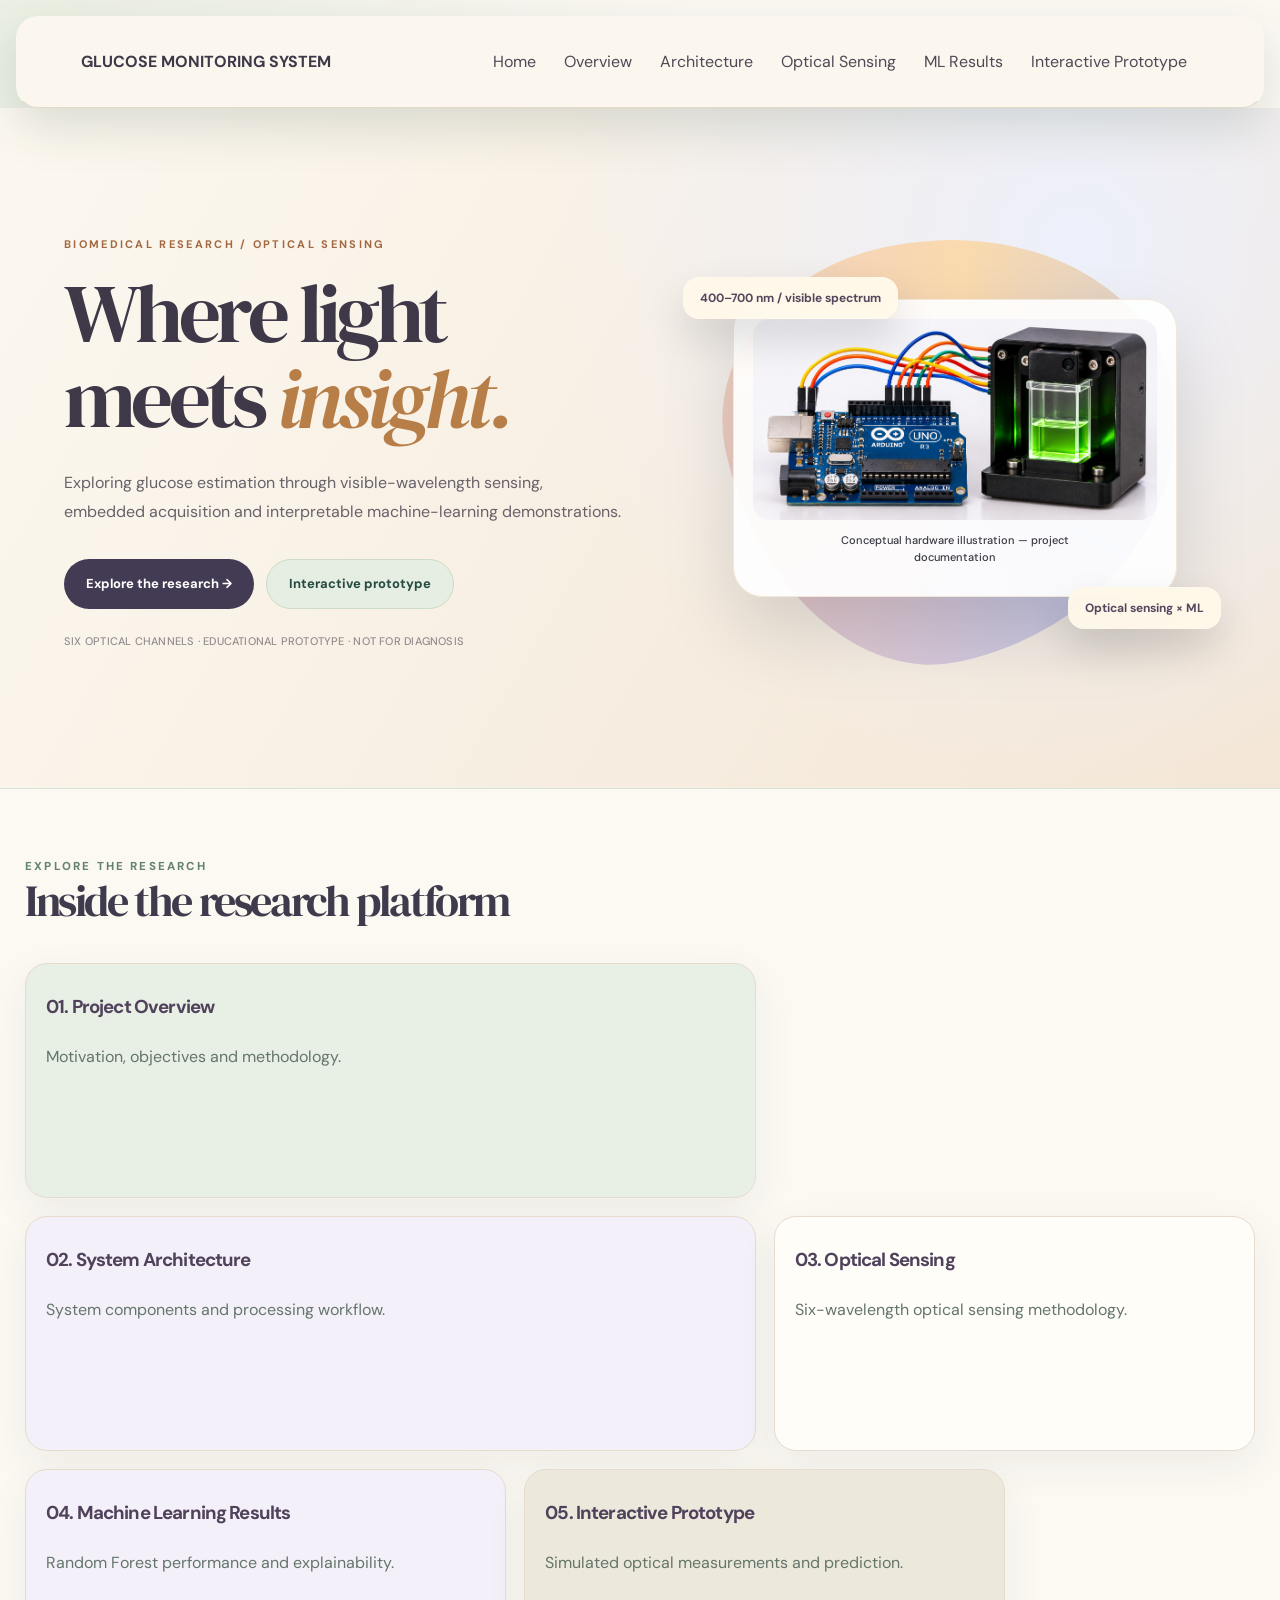
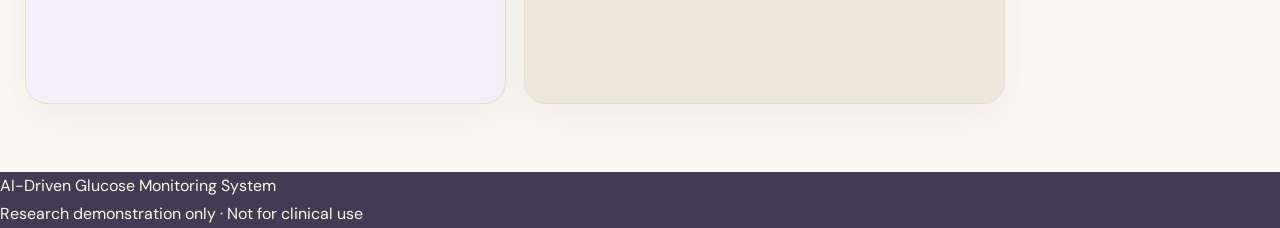
<file: index.html>
<!DOCTYPE html>
<html lang="en">
<head>
<meta charset="UTF-8">
<meta name="viewport" content="width=device-width, initial-scale=1">
<meta name="description" content="AI-Driven Glucose Monitoring System">
<title>AI-Driven Glucose Monitoring System</title>
<link rel="stylesheet" href="style.css">


<link rel="stylesheet" href="biophilic-premium.css?v=20261121-final">
<link rel="stylesheet" href="nature-redesign.css?v=5">
</head>
<body class="bio3-glucose">

<header class="site-nav">
<strong>GLUCOSE MONITORING SYSTEM</strong>
<nav class="site-links" aria-label="Main navigation">
<a href="index.html">Home</a>
<a href="overview.html">Overview</a>
<a href="architecture.html">Architecture</a>
<a href="sensing.html">Optical Sensing</a>
<a href="results.html">ML Results</a>
<a href="prototype.html">Interactive Prototype</a>
</nav>
</header>

<main>
<!-- NATURE-V5 START -->
<div class="nature-stage glucose-stage">
  <div class="copy">
    <div class="micro">
      Biomedical research / Optical sensing
    </div>

    <h1>
      Where light<br>
      meets <em>insight.</em>
    </h1>

    <p>
      Exploring glucose estimation through visible-wavelength
      sensing, embedded acquisition and interpretable
      machine-learning demonstrations.
    </p>

    <div class="actions">
      <a class="action" href="overview.html">
        Explore the research &rarr;
      </a>

      <a class="action secondary" href="prototype.html">
        Interactive prototype
      </a>
    </div>

    <p class="small-note">
      SIX OPTICAL CHANNELS · EDUCATIONAL PROTOTYPE · NOT FOR DIAGNOSIS
    </p>
  </div>

  <div class="scene">
    <div class="scene-card">
      <img
        src="media/glucose-hardware-cover.png"
        alt="Conceptual optical glucose monitoring hardware, not a clinical device">

      <div class="visual-note">
        Conceptual hardware illustration — project documentation
      </div>
    </div>

    <span class="float-label top-label">
      400–700 nm / visible spectrum
    </span>

    <span class="float-label bottom-label">
      Optical sensing × ML
    </span>
  </div>
</div>
<!-- NATURE-V5 END -->
<section class="hero">
<div>
<div class="kicker">Biomedical Engineering Research Project</div>
<h1>Optical intelligence.<br>Glucose insights.</h1>
<p>
An optical sensing and machine-learning research platform
for glucose concentration estimation using six visible-wavelength
channels, Arduino-based data acquisition and intelligent prediction.
</p>
<a class="primary-button" href="overview.html">
Explore the Project &rarr;
</a>
</div>

<figure>
<img class="cover"
src="media/glucose-hardware-cover.png"
alt="Conceptual illustration of Arduino UNO and optical glucose sensor">
<figcaption class="cover-note">
Conceptual hardware visualization
</figcaption>
</figure>
</section>

<section class="sections">
<div class="sections-inner">
<div class="kicker">Explore the Research</div>
<h2>Inside the research platform</h2>
<div class="cards">

<a class="card" href="overview.html">
<h3>01. Project Overview</h3>
<p>Motivation, objectives and methodology.</p>
</a>

<a class="card" href="architecture.html">
<h3>02. System Architecture</h3>
<p>System components and processing workflow.</p>
</a>

<a class="card" href="sensing.html">
<h3>03. Optical Sensing</h3>
<p>Six-wavelength optical sensing methodology.</p>
</a>

<a class="card" href="results.html">
<h3>04. Machine Learning Results</h3>
<p>Random Forest performance and explainability.</p>
</a>

<a class="card" href="prototype.html">
<h3>05. Interactive Prototype</h3>
<p>Simulated optical measurements and prediction.</p>
</a>

</div>
</div>
</section>
</main>

<footer>
AI-Driven Glucose Monitoring System<br>
Research demonstration only · Not for clinical use
</footer>

<script src="biophilic-premium.js" defer></script>
</body>
</html>
</file>
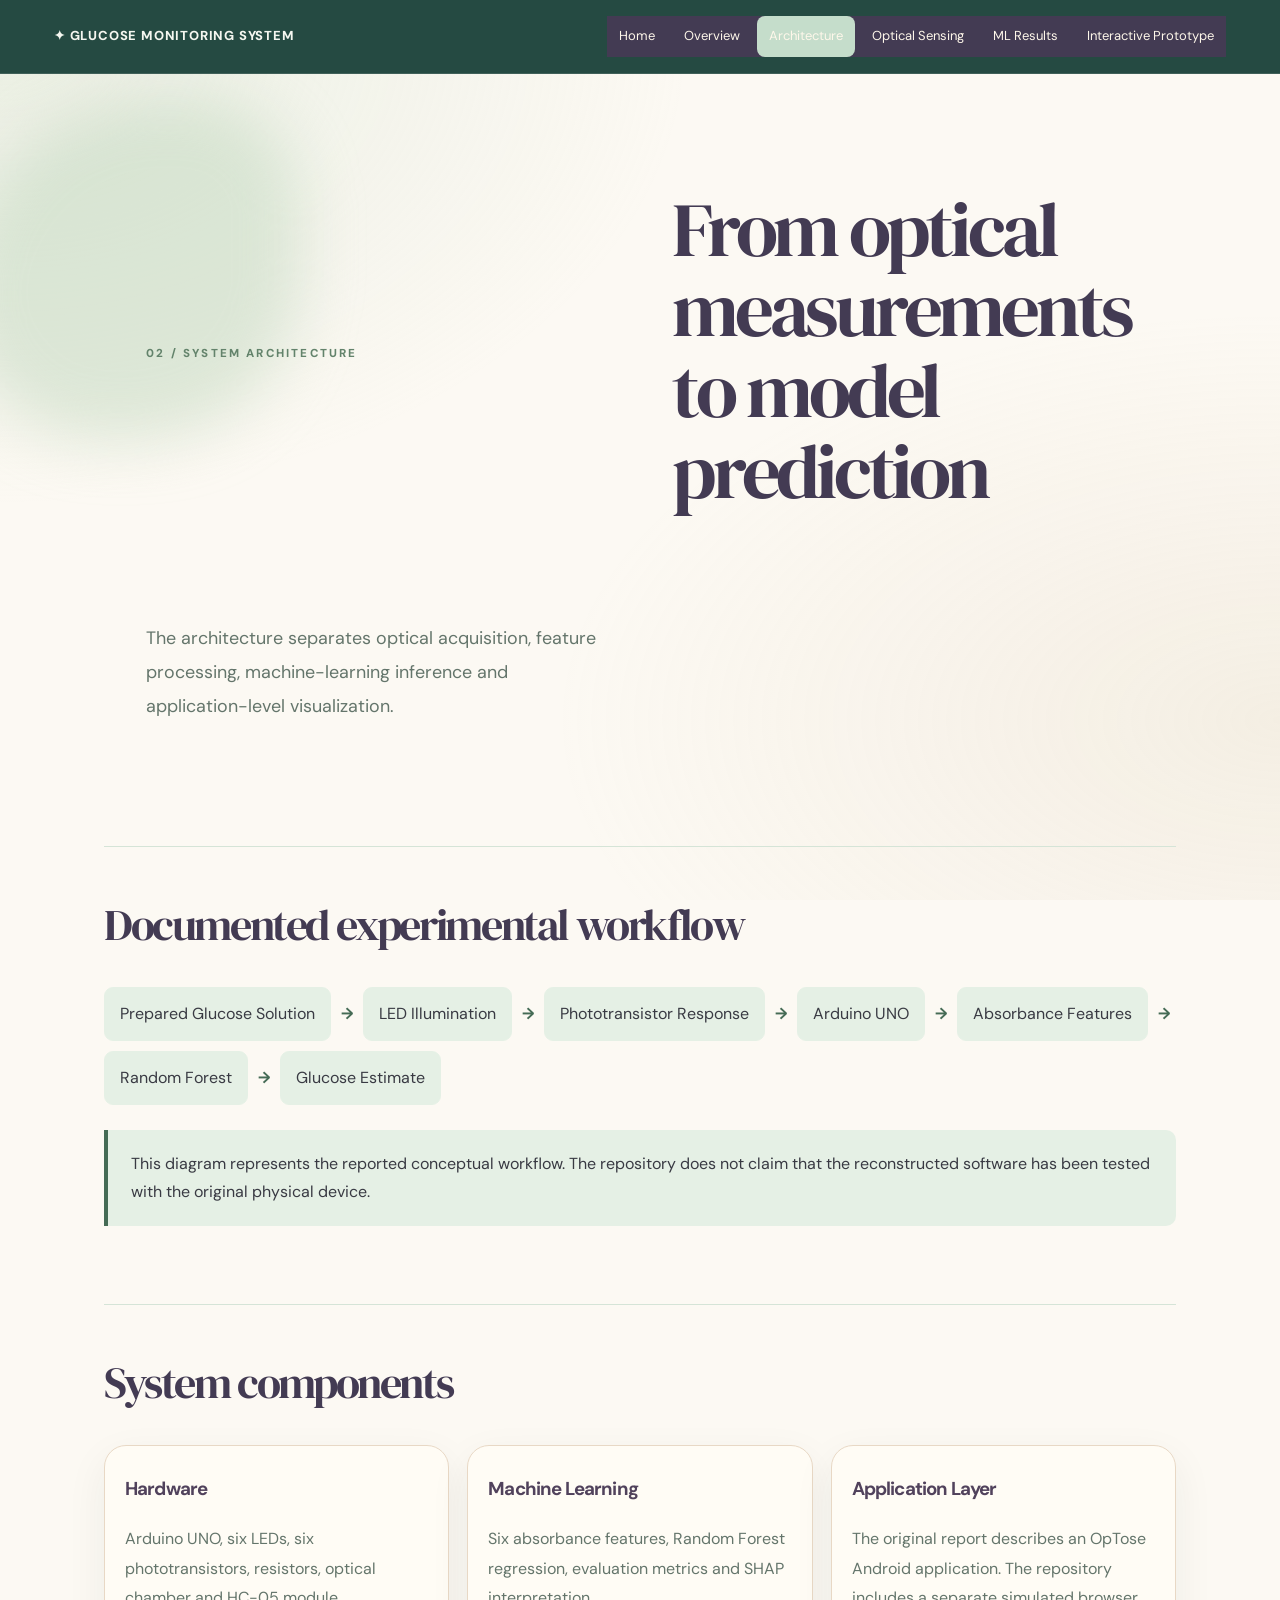
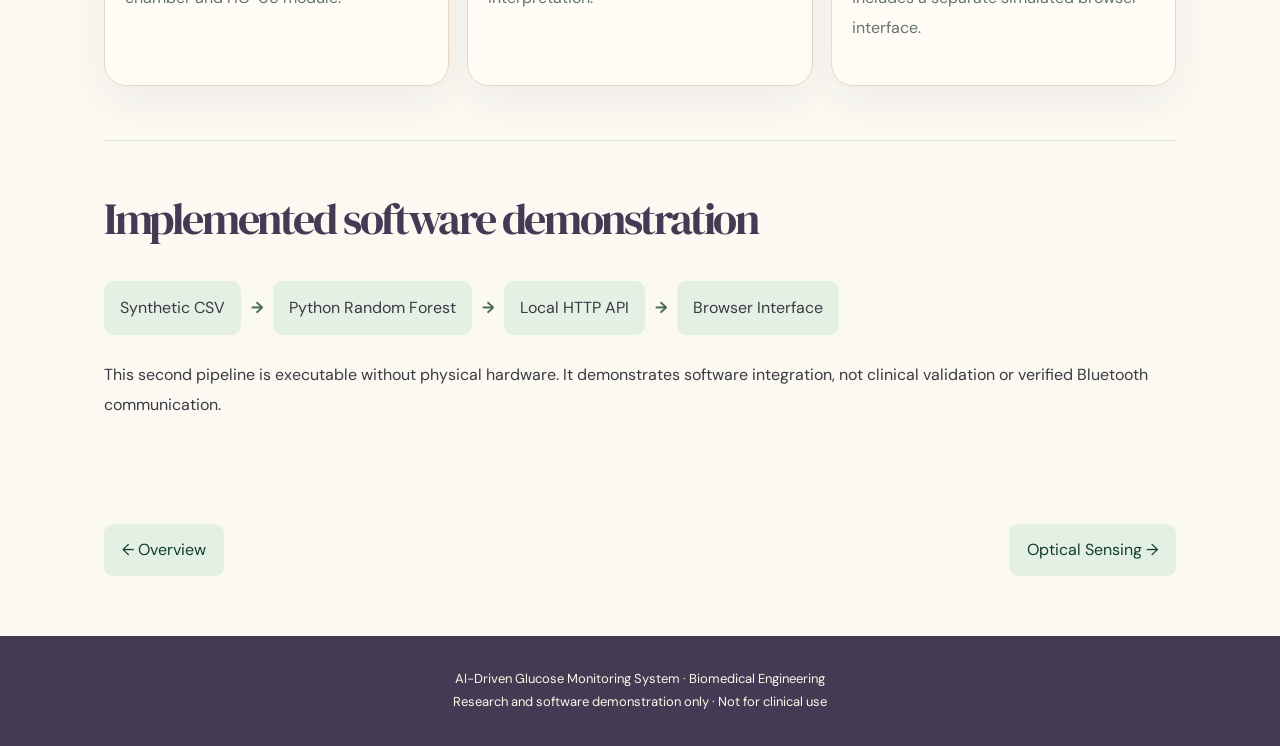
<file: architecture.html>
<!DOCTYPE html>
<html lang="en">
<head>
<meta charset="UTF-8">
<meta name="viewport" content="width=device-width, initial-scale=1">
<meta name="description" content="Optical glucose monitoring research prototype and machine-learning demonstration.">
<title>System Architecture | Glucose Monitoring System</title>
<link rel="stylesheet" href="style.css">
<link rel="stylesheet" href="biophilic-premium.css?v=3">
<link rel="stylesheet" href="nature-redesign.css?v=5">
</head>
<body class="bio3-glucose">
<header class="final-header">
<div class="final-header-inner">
<a class="final-brand" href="index.html">
✦ GLUCOSE MONITORING SYSTEM
</a>
<nav class="final-nav" aria-label="Main navigation">
<a href="index.html">Home</a>
<a href="overview.html">Overview</a>
<a href="architecture.html" class="active" aria-current="page">Architecture</a>
<a href="sensing.html">Optical Sensing</a>
<a href="results.html">ML Results</a>
<a href="prototype.html">Interactive Prototype</a>
</nav>
</div>
</header>



<main class="container">
<div class="hero">
<div class="eyebrow">02 / System Architecture</div>
<h1>From optical measurements to model prediction</h1>
<p class="lead">
The architecture separates optical acquisition,
feature processing, machine-learning inference
and application-level visualization.
</p>
</div>

<section>
<h2>Documented experimental workflow</h2>

<div class="flow">
<span>Prepared Glucose Solution</span>
<b>&rarr;</b>
<span>LED Illumination</span>
<b>&rarr;</b>
<span>Phototransistor Response</span>
<b>&rarr;</b>
<span>Arduino UNO</span>
<b>&rarr;</b>
<span>Absorbance Features</span>
<b>&rarr;</b>
<span>Random Forest</span>
<b>&rarr;</b>
<span>Glucose Estimate</span>
</div>

<div class="note">
This diagram represents the reported conceptual workflow.
The repository does not claim that the reconstructed
software has been tested with the original physical device.
</div>
</section>

<section>
<h2>System components</h2>

<div class="grid">
<div class="card">
<h3>Hardware</h3>
<p>
Arduino UNO, six LEDs, six phototransistors,
resistors, optical chamber and HC-05 module.
</p>
</div>

<div class="card">
<h3>Machine Learning</h3>
<p>
Six absorbance features, Random Forest regression,
evaluation metrics and SHAP interpretation.
</p>
</div>

<div class="card">
<h3>Application Layer</h3>
<p>
The original report describes an OpTose Android application.
The repository includes a separate simulated browser interface.
</p>
</div>
</div>
</section>

<section>
<h2>Implemented software demonstration</h2>

<div class="flow">
<span>Synthetic CSV</span>
<b>&rarr;</b>
<span>Python Random Forest</span>
<b>&rarr;</b>
<span>Local HTTP API</span>
<b>&rarr;</b>
<span>Browser Interface</span>
</div>

<p>
This second pipeline is executable without physical hardware.
It demonstrates software integration, not clinical validation
or verified Bluetooth communication.
</p>
</section>

<div class="page-nav">
<a href="index.html">&larr; Overview</a>
<a href="sensing.html">Optical Sensing &rarr;</a>
</div>
</main>

<footer class="site-footer">
<div class="container">
AI-Driven Glucose Monitoring System · Biomedical Engineering<br>
Research and software demonstration only · Not for clinical use
</div>
</footer>

<script src="biophilic-premium.js?v=3" defer></script>
</body>
</html>
</file>
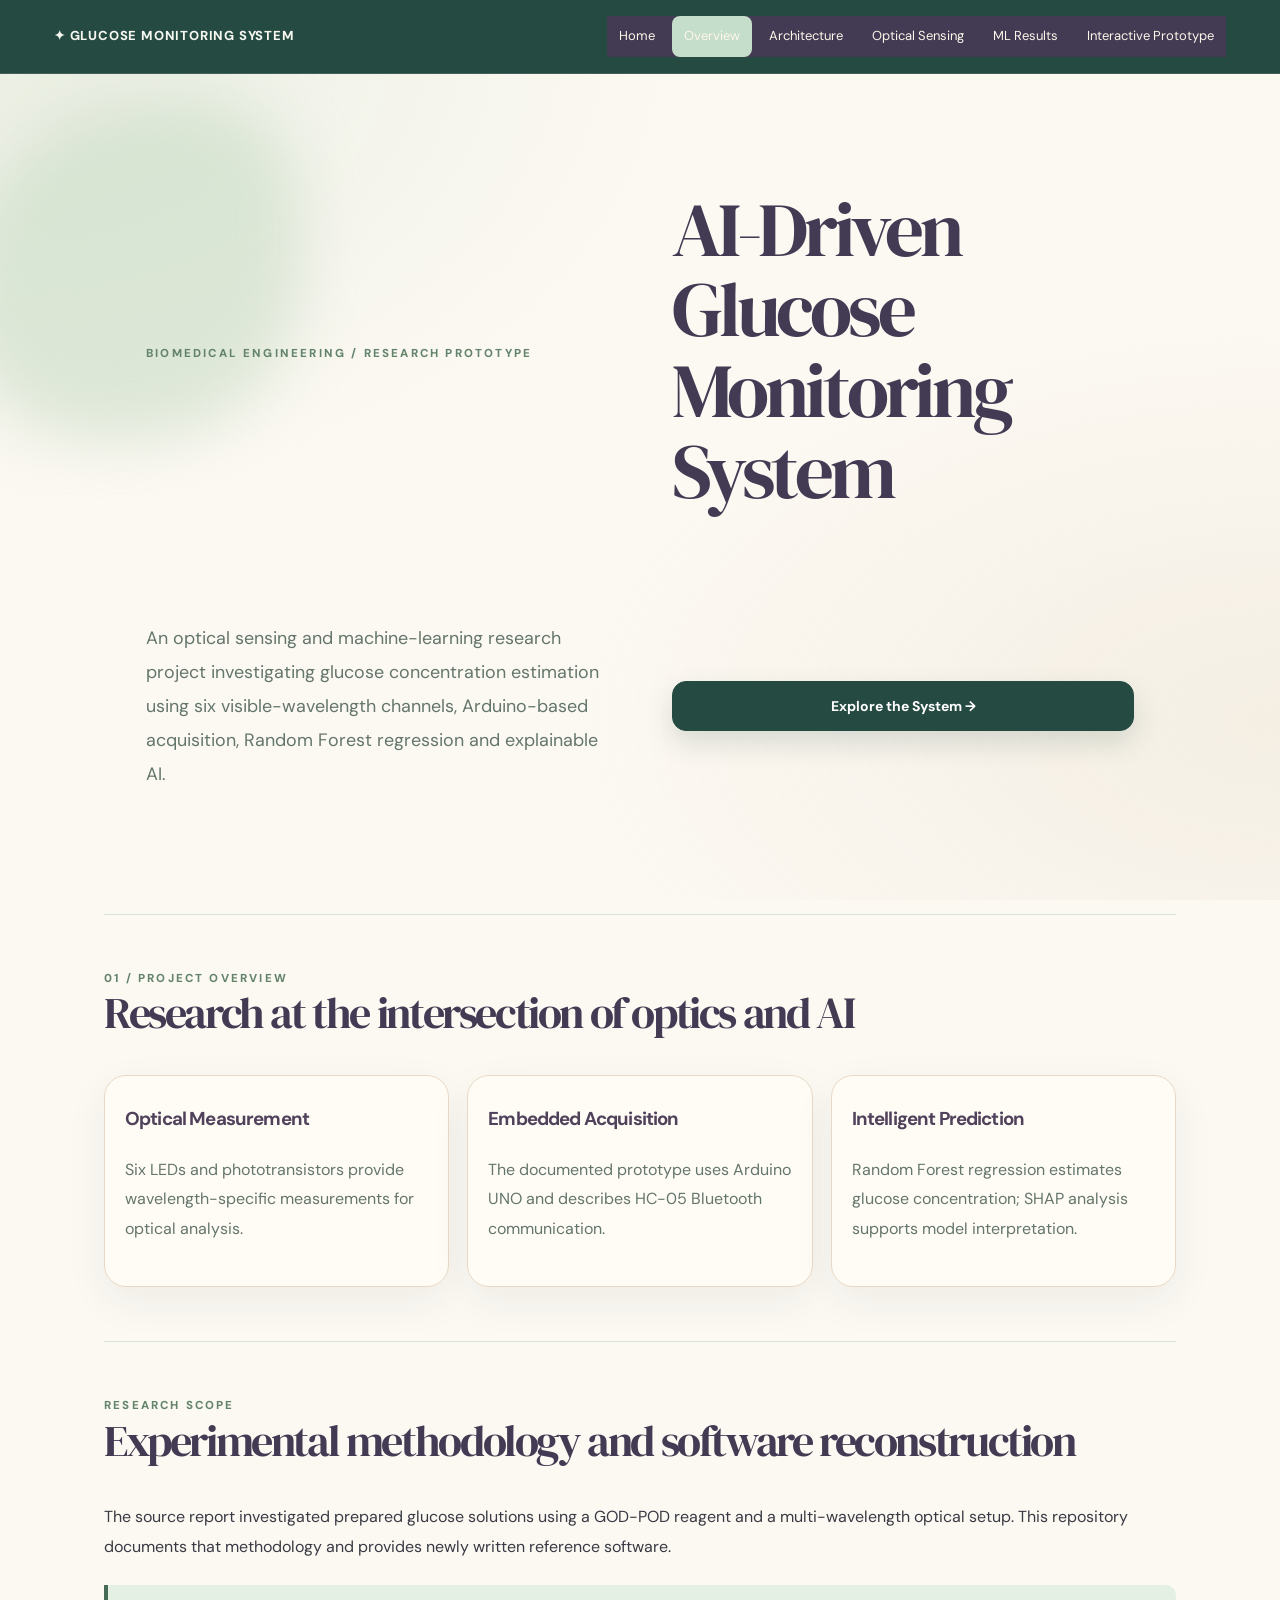
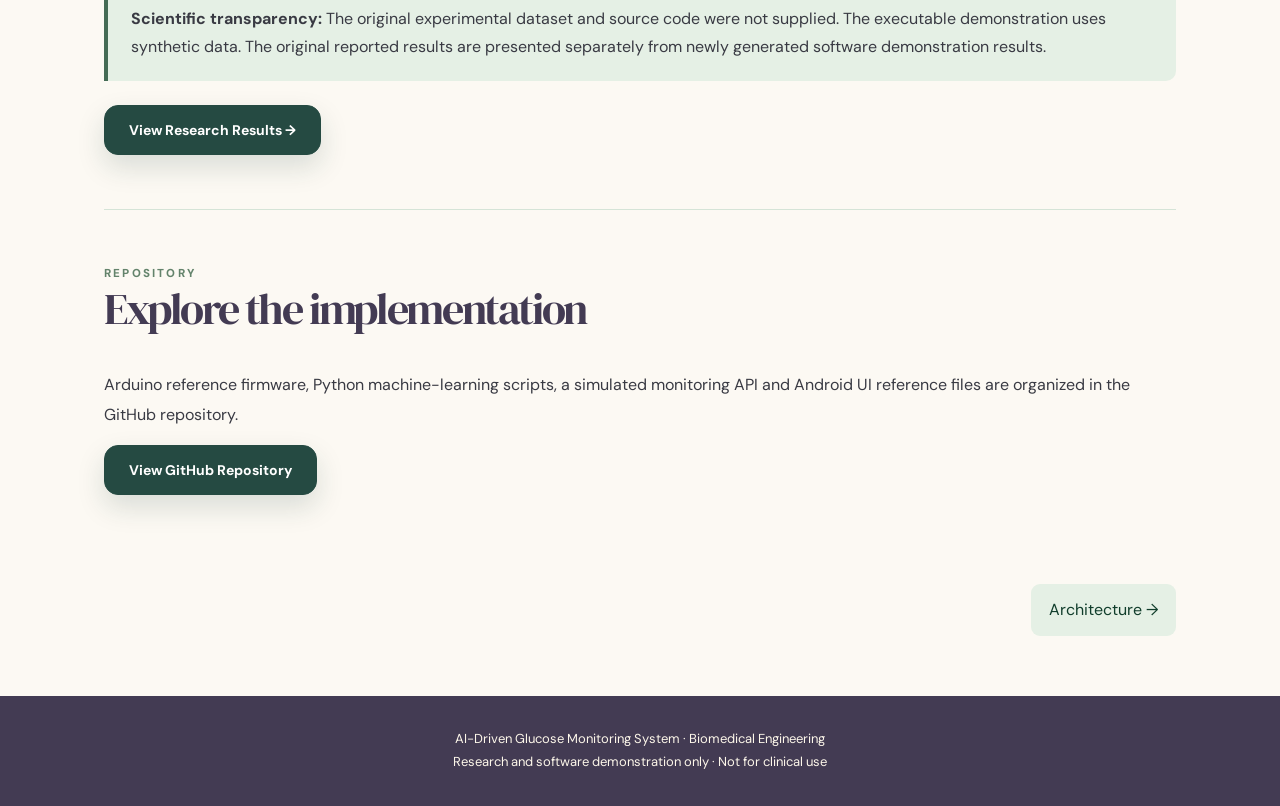
<file: overview.html>
<!DOCTYPE html>
<html lang="en">
<head>
<meta charset="UTF-8">
<meta name="viewport" content="width=device-width, initial-scale=1">
<meta name="description" content="Optical glucose monitoring research prototype and machine-learning demonstration.">
<title>Overview | Glucose Monitoring System</title>
<link rel="stylesheet" href="style.css">
<link rel="stylesheet" href="biophilic-premium.css?v=3">
<link rel="stylesheet" href="nature-redesign.css?v=5">
</head>
<body class="bio3-glucose">
<header class="final-header">
<div class="final-header-inner">
<a class="final-brand" href="index.html">
✦ GLUCOSE MONITORING SYSTEM
</a>
<nav class="final-nav" aria-label="Main navigation">
<a href="index.html">Home</a>
<a href="overview.html" class="active" aria-current="page">Overview</a>
<a href="architecture.html">Architecture</a>
<a href="sensing.html">Optical Sensing</a>
<a href="results.html">ML Results</a>
<a href="prototype.html">Interactive Prototype</a>
</nav>
</div>
</header>



<main class="container">
<div class="hero">
<div class="eyebrow">Biomedical Engineering / Research Prototype</div>
<h1>AI-Driven Glucose Monitoring System</h1>
<p class="lead">
An optical sensing and machine-learning research project
investigating glucose concentration estimation using
six visible-wavelength channels, Arduino-based acquisition,
Random Forest regression and explainable AI.
</p>
<a class="btn" href="architecture.html">Explore the System &rarr;</a>
</div>

<section>
<div class="eyebrow">01 / Project Overview</div>
<h2>Research at the intersection of optics and AI</h2>

<div class="grid">
<div class="card">
<h3>Optical Measurement</h3>
<p>
Six LEDs and phototransistors provide wavelength-specific
measurements for optical analysis.
</p>
</div>

<div class="card">
<h3>Embedded Acquisition</h3>
<p>
The documented prototype uses Arduino UNO and describes
HC-05 Bluetooth communication.
</p>
</div>

<div class="card">
<h3>Intelligent Prediction</h3>
<p>
Random Forest regression estimates glucose concentration;
SHAP analysis supports model interpretation.
</p>
</div>
</div>
</section>

<section>
<div class="eyebrow">Research Scope</div>
<h2>Experimental methodology and software reconstruction</h2>
<p>
The source report investigated prepared glucose solutions
using a GOD-POD reagent and a multi-wavelength optical setup.
This repository documents that methodology and provides
newly written reference software.
</p>

<div class="note">
<strong>Scientific transparency:</strong>
The original experimental dataset and source code were not
supplied. The executable demonstration uses synthetic data.
The original reported results are presented separately from
newly generated software demonstration results.
</div>

<a class="btn" href="results.html">View Research Results &rarr;</a>
</section>

<section>
<div class="eyebrow">Repository</div>
<h2>Explore the implementation</h2>
<p>
Arduino reference firmware, Python machine-learning scripts,
a simulated monitoring API and Android UI reference files
are organized in the GitHub repository.
</p>
<a class="btn"
href="https://github.com/Sejuti-Dhali/Glucose-Monitoring-System">
View GitHub Repository
</a>
</section>

<div class="page-nav">
<span></span>
<a href="architecture.html">Architecture &rarr;</a>
</div>
</main>

<footer class="site-footer">
<div class="container">
AI-Driven Glucose Monitoring System · Biomedical Engineering<br>
Research and software demonstration only · Not for clinical use
</div>
</footer>

<script src="biophilic-premium.js?v=3" defer></script>
</body>
</html>
</file>
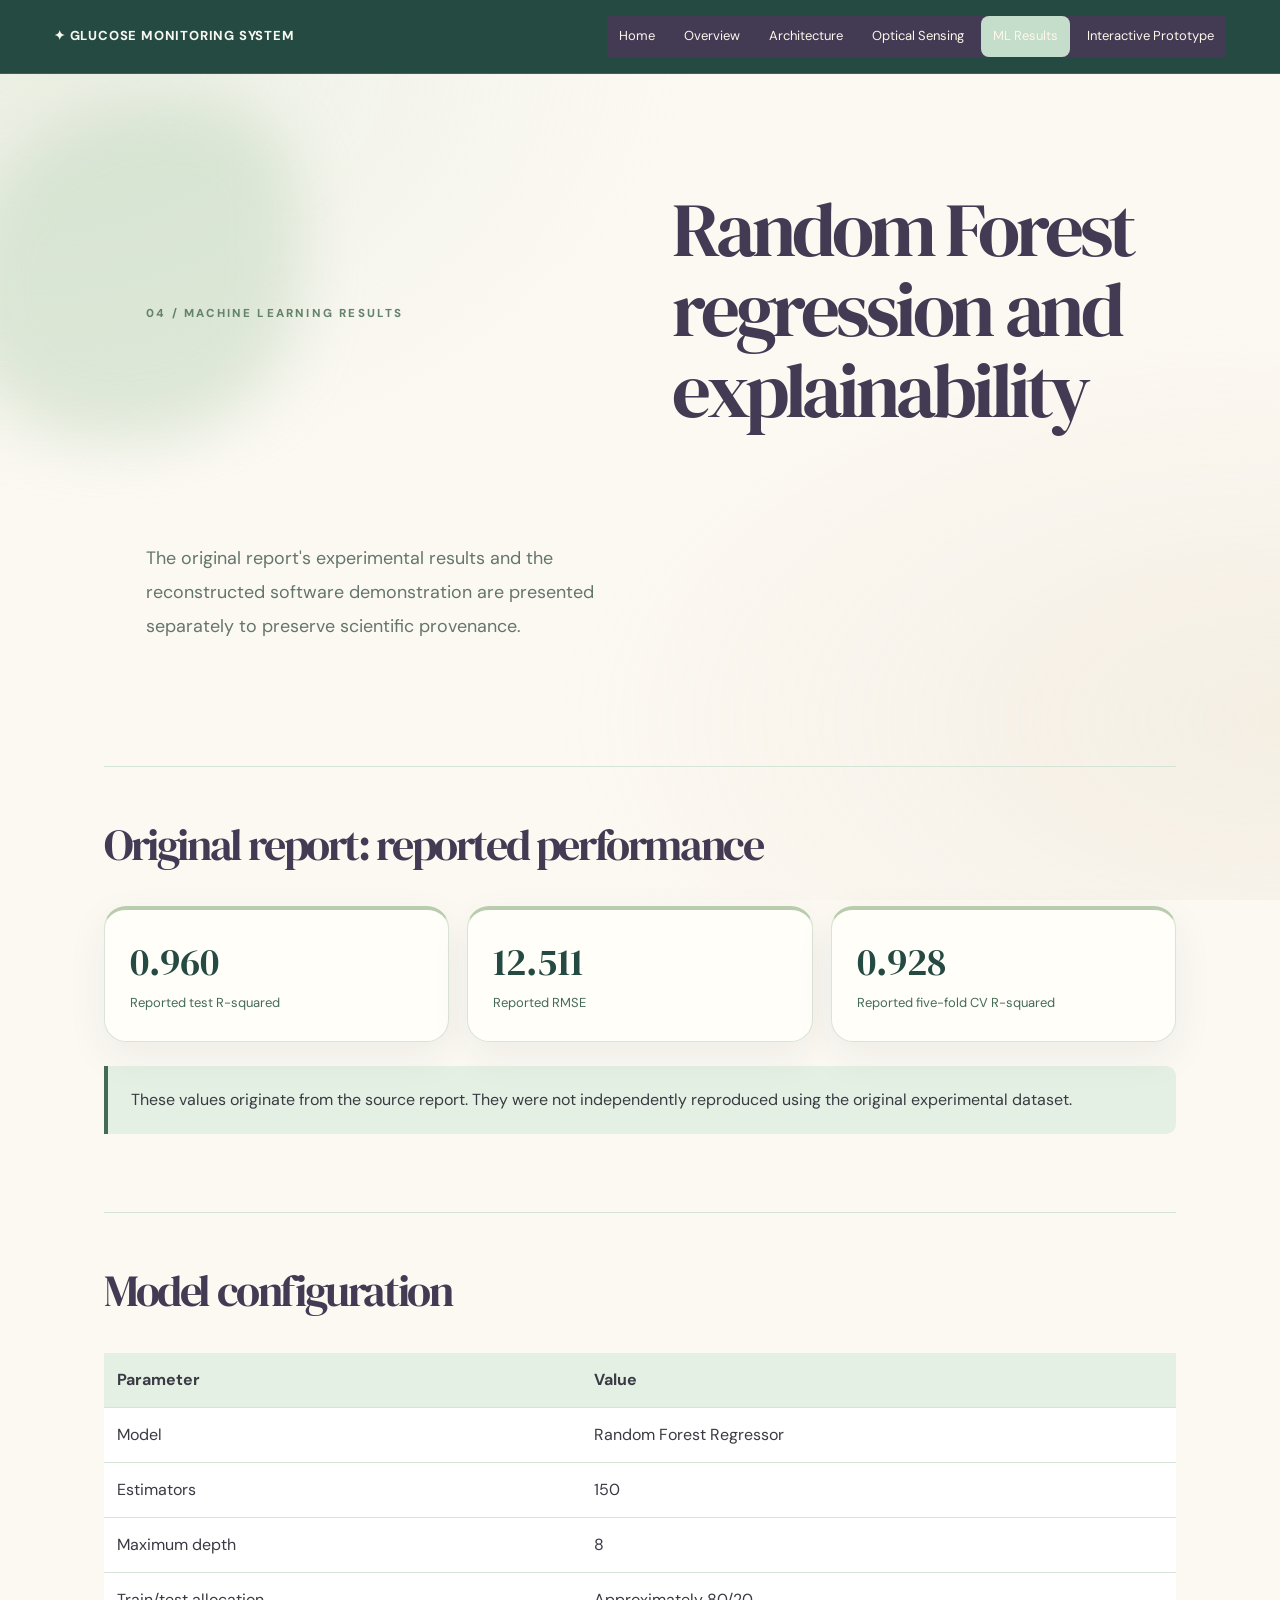
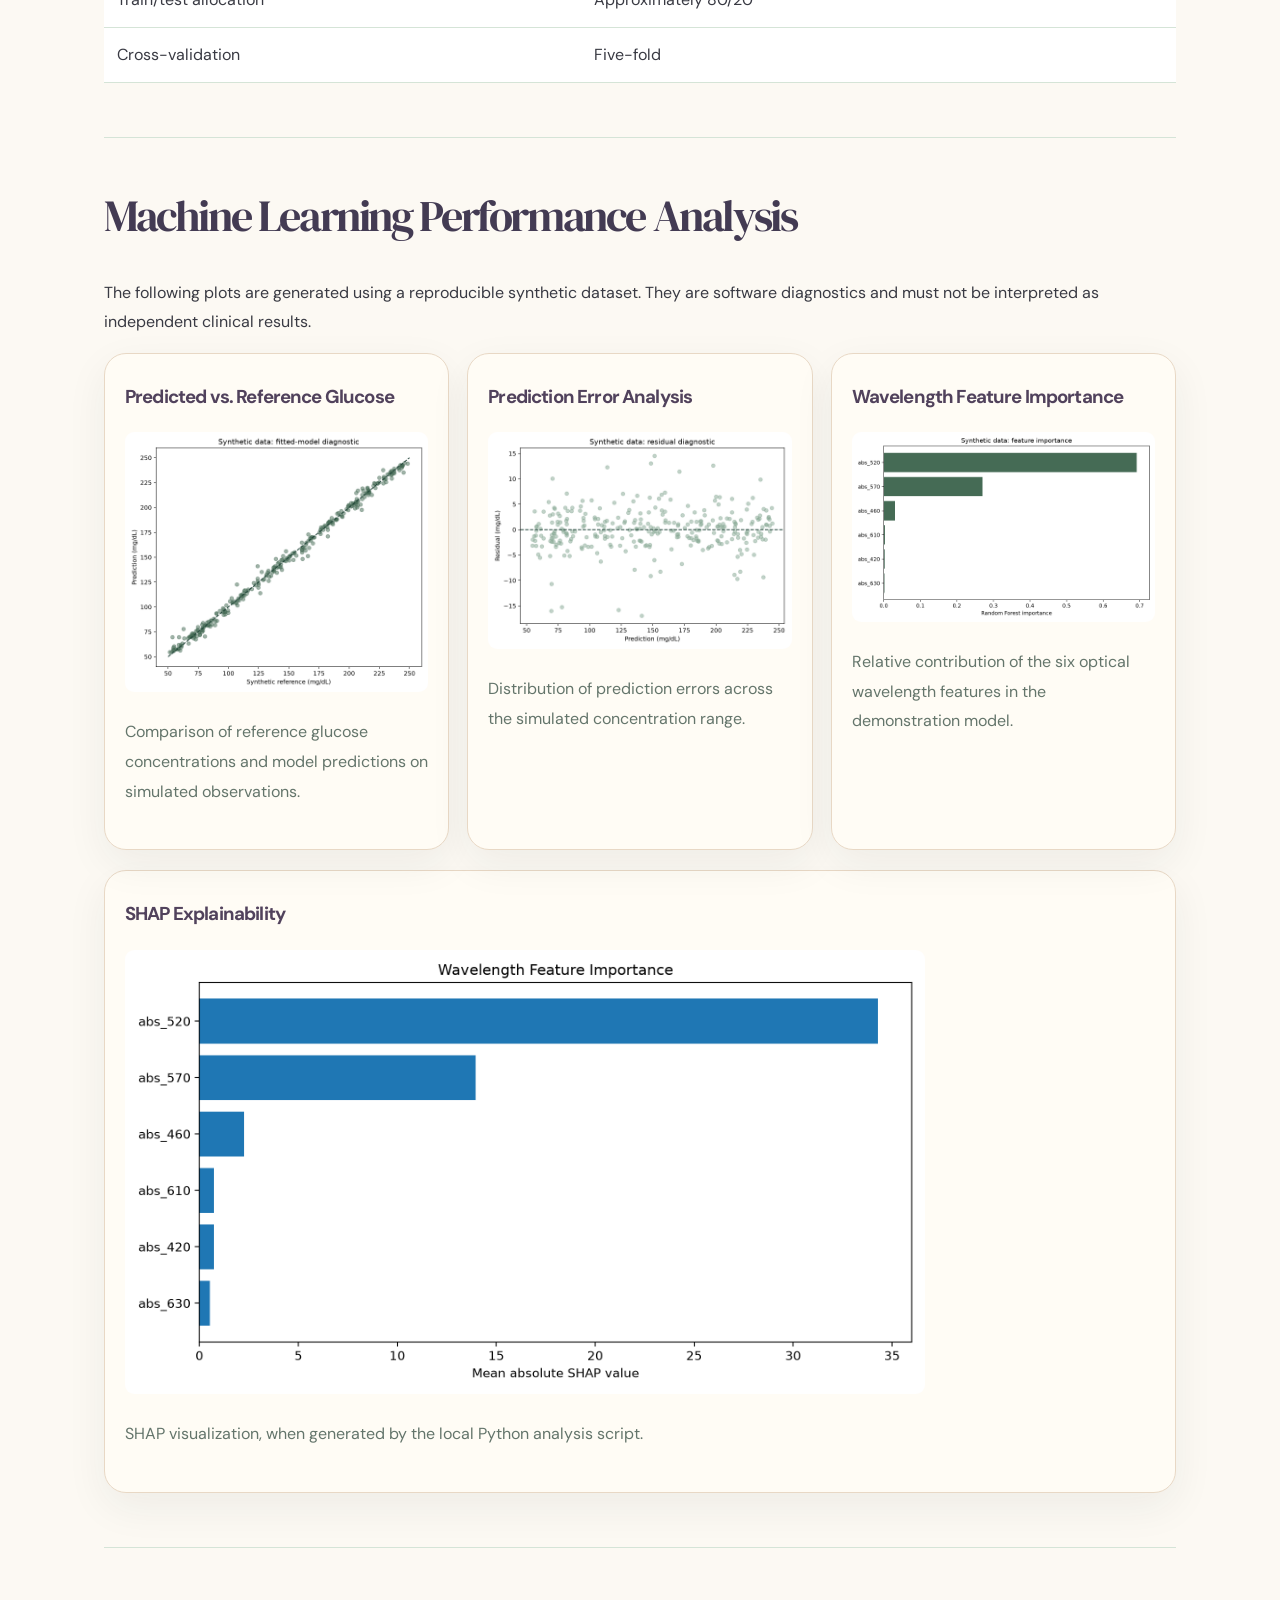
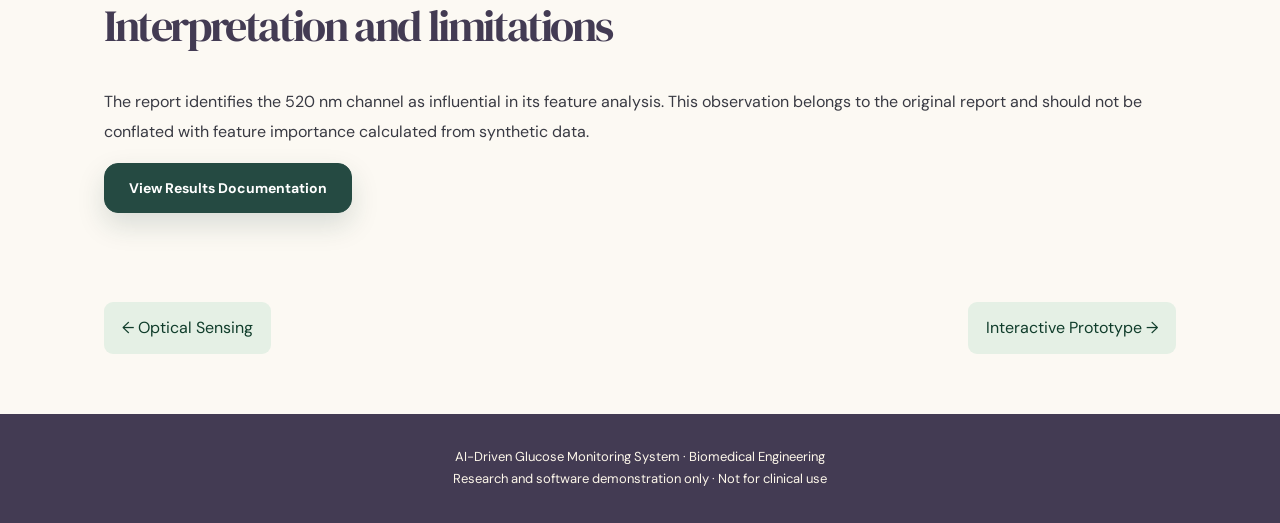
<file: results.html>
<!DOCTYPE html>
<html lang="en">
<head>
<meta charset="UTF-8">
<meta name="viewport" content="width=device-width, initial-scale=1">
<meta name="description" content="Optical glucose monitoring research prototype and machine-learning demonstration.">
<title>ML Results | Glucose Monitoring System</title>
<link rel="stylesheet" href="style.css">
<link rel="stylesheet" href="biophilic-premium.css?v=3">
<link rel="stylesheet" href="nature-redesign.css?v=5">
</head>
<body class="bio3-glucose">
<header class="final-header">
<div class="final-header-inner">
<a class="final-brand" href="index.html">
✦ GLUCOSE MONITORING SYSTEM
</a>
<nav class="final-nav" aria-label="Main navigation">
<a href="index.html">Home</a>
<a href="overview.html">Overview</a>
<a href="architecture.html">Architecture</a>
<a href="sensing.html">Optical Sensing</a>
<a href="results.html" class="active" aria-current="page">ML Results</a>
<a href="prototype.html">Interactive Prototype</a>
</nav>
</div>
</header>



<main class="container">
<div class="hero">
<div class="eyebrow">04 / Machine Learning Results</div>
<h1>Random Forest regression and explainability</h1>
<p class="lead">
The original report's experimental results and
the reconstructed software demonstration are
presented separately to preserve scientific provenance.
</p>
</div>

<section>
<h2>Original report: reported performance</h2>

<div class="grid">
<div class="metric">
<strong>0.960</strong>
<span>Reported test R-squared</span>
</div>
<div class="metric">
<strong>12.511</strong>
<span>Reported RMSE</span>
</div>
<div class="metric">
<strong>0.928</strong>
<span>Reported five-fold CV R-squared</span>
</div>
</div>

<div class="note">
These values originate from the source report.
They were not independently reproduced using
the original experimental dataset.
</div>
</section>

<section>
<h2>Model configuration</h2>
<table>
<tr><th>Parameter</th><th>Value</th></tr>
<tr><td>Model</td><td>Random Forest Regressor</td></tr>
<tr><td>Estimators</td><td>150</td></tr>
<tr><td>Maximum depth</td><td>8</td></tr>
<tr><td>Train/test allocation</td><td>Approximately 80/20</td></tr>
<tr><td>Cross-validation</td><td>Five-fold</td></tr>
</table>
</section>

<section>
<h2>Machine Learning Performance Analysis</h2>
<p>
The following plots are generated using a reproducible
synthetic dataset. They are software diagnostics and
must not be interpreted as independent clinical results.
</p>

<div class="grid">
<div class="card">
<h3>Predicted vs. Reference Glucose</h3>
<img class="figure"
src="media/results/prediction_scatter.png"
alt="Synthetic prediction scatter plot"
onerror="this.style.display='none'">
<p>Comparison of reference glucose concentrations and model predictions on simulated observations.</p>
</div>

<div class="card">
<h3>Prediction Error Analysis</h3>
<img class="figure"
src="media/results/residual_plot.png"
alt="Synthetic residual plot"
onerror="this.style.display='none'">
<p>Distribution of prediction errors across the simulated concentration range.</p>
</div>

<div class="card">
<h3>Wavelength Feature Importance</h3>
<img class="figure"
src="media/results/feature_importance.png"
alt="Random Forest feature importance"
onerror="this.style.display='none'">
<p>Relative contribution of the six optical wavelength features in the demonstration model.</p>
</div>
</div>

<div class="card" style="margin-top:20px">
<h3>SHAP Explainability</h3>
<img class="figure"
src="media/results/shap_importance.png"
alt="SHAP feature importance"
style="max-width:800px"
onerror="this.style.display='none'">
<p>
SHAP visualization, when generated by the local
Python analysis script.
</p>
</div>
</section>

<section>
<h2>Interpretation and limitations</h2>
<p>
The report identifies the 520 nm channel as influential
in its feature analysis. This observation belongs to
the original report and should not be conflated with
feature importance calculated from synthetic data.
</p>

<a class="btn"
href="https://github.com/Sejuti-Dhali/Glucose-Monitoring-System/tree/main/docs">
View Results Documentation
</a>
</section>

<div class="page-nav">
<a href="sensing.html">&larr; Optical Sensing</a>
<a href="prototype.html">Interactive Prototype &rarr;</a>
</div>
</main>

<footer class="site-footer">
<div class="container">
AI-Driven Glucose Monitoring System · Biomedical Engineering<br>
Research and software demonstration only · Not for clinical use
</div>
</footer>

<script src="biophilic-premium.js?v=3" defer></script>
</body>
</html>
</file>
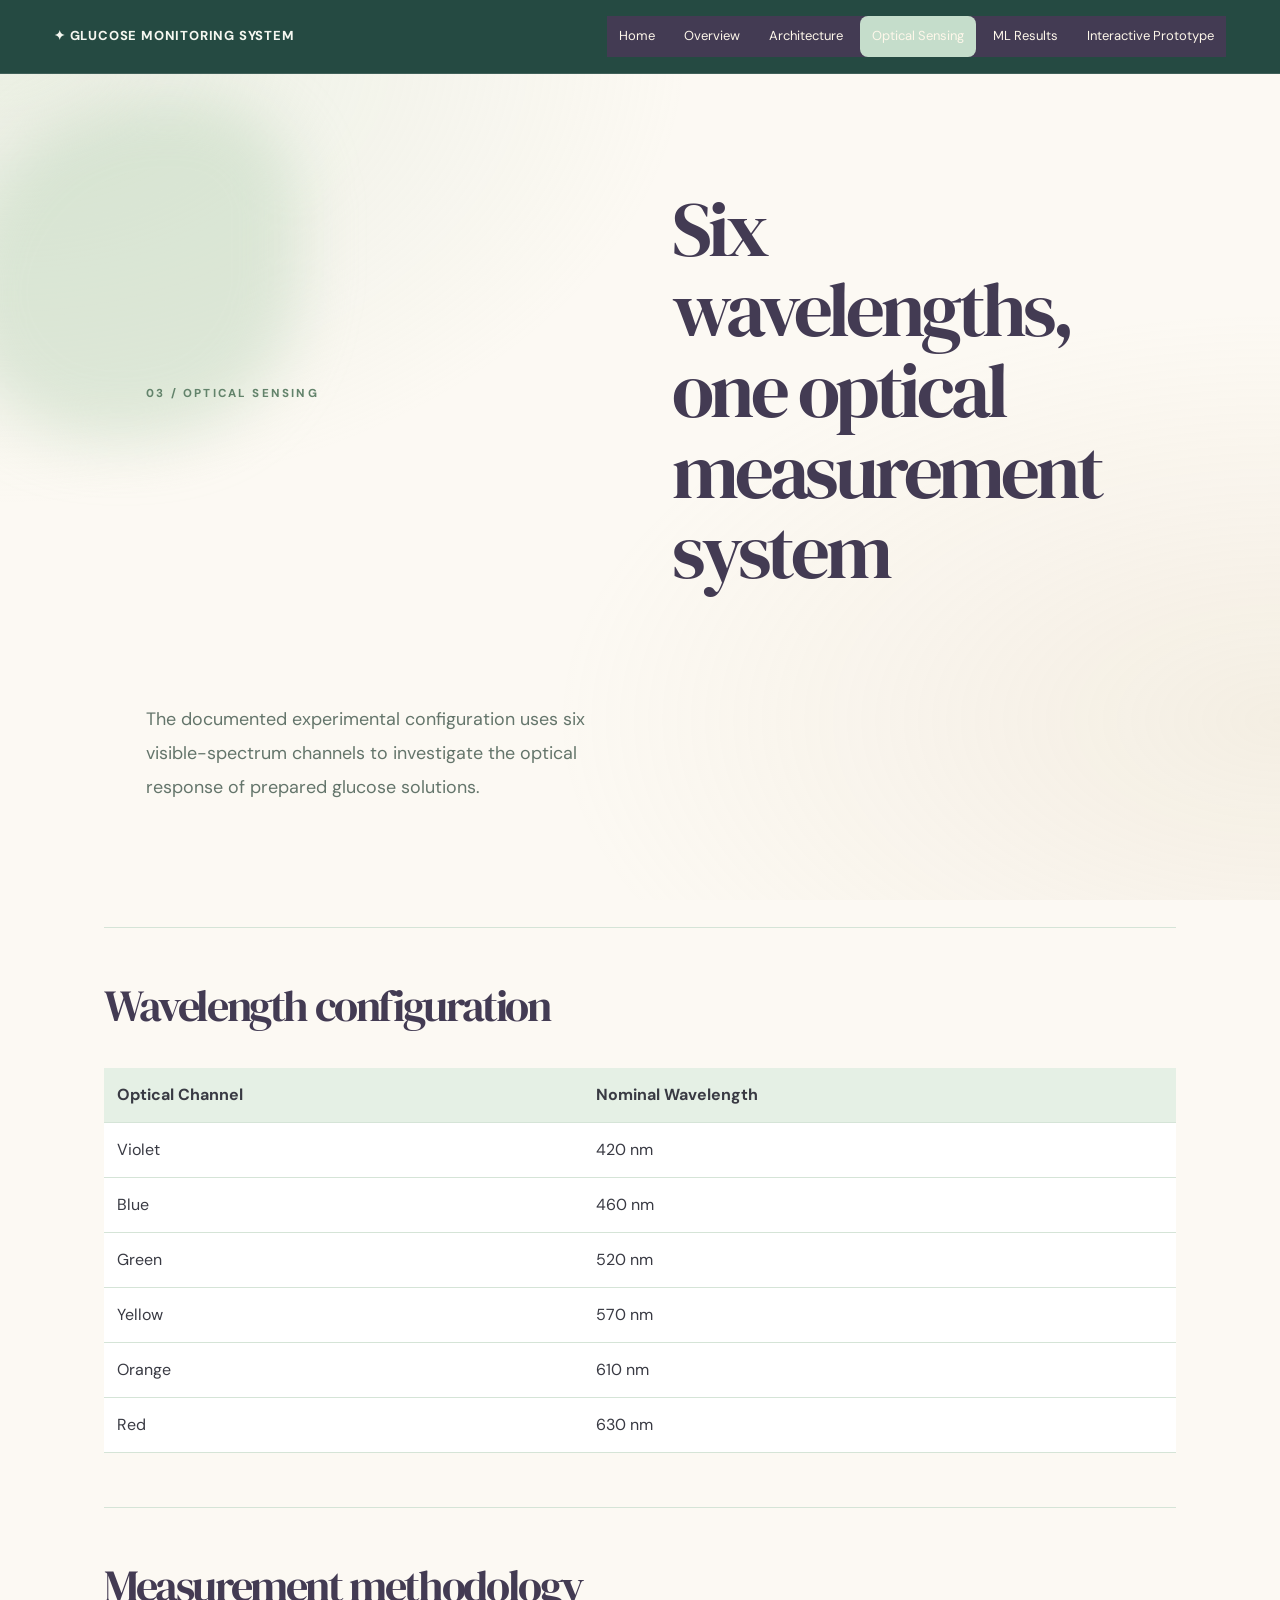
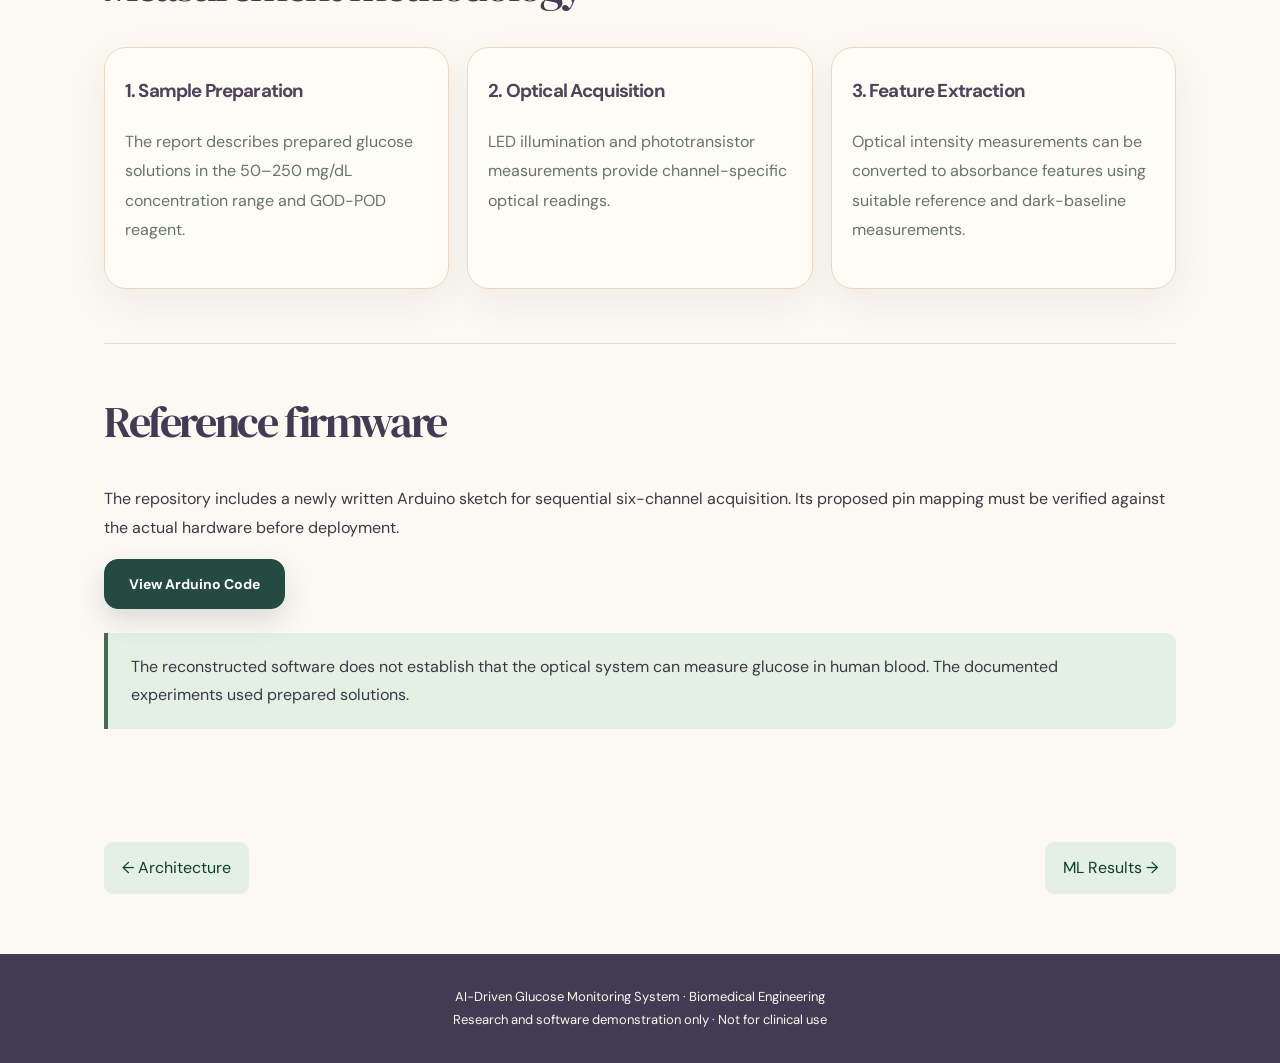
<file: sensing.html>
<!DOCTYPE html>
<html lang="en">
<head>
<meta charset="UTF-8">
<meta name="viewport" content="width=device-width, initial-scale=1">
<meta name="description" content="Optical glucose monitoring research prototype and machine-learning demonstration.">
<title>Optical Sensing | Glucose Monitoring System</title>
<link rel="stylesheet" href="style.css">
<link rel="stylesheet" href="biophilic-premium.css?v=3">
<link rel="stylesheet" href="nature-redesign.css?v=5">
</head>
<body class="bio3-glucose">
<header class="final-header">
<div class="final-header-inner">
<a class="final-brand" href="index.html">
✦ GLUCOSE MONITORING SYSTEM
</a>
<nav class="final-nav" aria-label="Main navigation">
<a href="index.html">Home</a>
<a href="overview.html">Overview</a>
<a href="architecture.html">Architecture</a>
<a href="sensing.html" class="active" aria-current="page">Optical Sensing</a>
<a href="results.html">ML Results</a>
<a href="prototype.html">Interactive Prototype</a>
</nav>
</div>
</header>



<main class="container">
<div class="hero">
<div class="eyebrow">03 / Optical Sensing</div>
<h1>Six wavelengths, one optical measurement system</h1>
<p class="lead">
The documented experimental configuration uses six
visible-spectrum channels to investigate the optical
response of prepared glucose solutions.
</p>
</div>

<section>
<h2>Wavelength configuration</h2>

<table>
<thead>
<tr><th>Optical Channel</th><th>Nominal Wavelength</th></tr>
</thead>
<tbody>
<tr><td>Violet</td><td>420 nm</td></tr>
<tr><td>Blue</td><td>460 nm</td></tr>
<tr><td>Green</td><td>520 nm</td></tr>
<tr><td>Yellow</td><td>570 nm</td></tr>
<tr><td>Orange</td><td>610 nm</td></tr>
<tr><td>Red</td><td>630 nm</td></tr>
</tbody>
</table>
</section>

<section>
<h2>Measurement methodology</h2>

<div class="grid">
<div class="card">
<h3>1. Sample Preparation</h3>
<p>
The report describes prepared glucose solutions in
the 50–250 mg/dL concentration range and GOD-POD reagent.
</p>
</div>

<div class="card">
<h3>2. Optical Acquisition</h3>
<p>
LED illumination and phototransistor measurements
provide channel-specific optical readings.
</p>
</div>

<div class="card">
<h3>3. Feature Extraction</h3>
<p>
Optical intensity measurements can be converted
to absorbance features using suitable reference
and dark-baseline measurements.
</p>
</div>
</div>
</section>

<section>
<h2>Reference firmware</h2>
<p>
The repository includes a newly written Arduino sketch
for sequential six-channel acquisition.
Its proposed pin mapping must be verified against
the actual hardware before deployment.
</p>

<a class="btn"
href="https://github.com/Sejuti-Dhali/Glucose-Monitoring-System/tree/main/software/arduino">
View Arduino Code
</a>

<div class="note">
The reconstructed software does not establish that
the optical system can measure glucose in human blood.
The documented experiments used prepared solutions.
</div>
</section>

<div class="page-nav">
<a href="architecture.html">&larr; Architecture</a>
<a href="results.html">ML Results &rarr;</a>
</div>
</main>

<footer class="site-footer">
<div class="container">
AI-Driven Glucose Monitoring System · Biomedical Engineering<br>
Research and software demonstration only · Not for clinical use
</div>
</footer>

<script src="biophilic-premium.js?v=3" defer></script>
</body>
</html>
</file>
<file: style.css>
﻿:root {
  --forest: #193D32;
  --deep: #102E25;
  --moss: #456B55;
  --sage: #87A994;
  --mint: #C5DDCB;
  --pale: #E5F0E5;
  --cream: #F3F8F1;
  --white: #FFFFFF;
  --border: #D5E4D7;
}

* { box-sizing: border-box; }

html { scroll-behavior: smooth; }

body {
  margin: 0;
  background: var(--cream);
  color: var(--forest);
  font-family: "Segoe UI", Arial, sans-serif;
  line-height: 1.75;
}

a { color: var(--moss); }

.container {
  max-width: 1120px;
  margin: auto;
  padding: 0 24px;
}

.site-header {
  background: rgba(243,248,241,.97);
  border-bottom: 1px solid var(--border);
  position: sticky;
  top: 0;
  z-index: 20;
}

.nav-wrap {
  display: flex;
  align-items: center;
  justify-content: space-between;
  flex-wrap: wrap;
  gap: 16px;
  padding: 18px 0;
}

.brand {
  color: var(--forest);
  text-decoration: none;
  font-size: 12px;
  font-weight: 800;
  letter-spacing: 1.1px;
}

.nav-links {
  display: flex;
  flex-wrap: wrap;
  gap: 7px;
}

.nav-links a {
  color: var(--moss);
  text-decoration: none;
  font-size: 13px;
  padding: 8px 12px;
  border-radius: 8px;
}

.nav-links a:hover,
.nav-links a.active {
  background: var(--mint);
  color: var(--deep);
}

.hero {
  padding: 85px 0 60px;
}

.eyebrow {
  font-size: 12px;
  font-weight: 800;
  letter-spacing: 2px;
  text-transform: uppercase;
  color: var(--moss);
}

h1, h2 {
  font-family: Georgia, "Times New Roman", serif;
  font-weight: 400;
  line-height: 1.2;
}

h1 {
  font-size: clamp(38px, 6vw, 68px);
  max-width: 950px;
  margin: 18px 0;
}

h2 {
  font-size: clamp(28px, 4vw, 40px);
  margin-top: 0;
}

h3 { margin-top: 0; }

.lead {
  max-width: 820px;
  color: var(--moss);
  font-size: 19px;
}

section {
  padding: 54px 0;
  border-top: 1px solid var(--border);
}

.grid {
  display: grid;
  grid-template-columns: repeat(3, 1fr);
  gap: 18px;
}

.grid.two {
  grid-template-columns: repeat(2, 1fr);
}

.card {
  background: var(--white);
  border: 1px solid var(--border);
  border-radius: 14px;
  padding: 27px;
  min-width: 0;
}

.card:nth-child(2n) {
  background: var(--pale);
}

.card p {
  color: var(--moss);
}

.metric {
  background: var(--pale);
  border-radius: 14px;
  padding: 26px;
}

.metric strong {
  display: block;
  font: 42px Georgia, serif;
}

.metric span {
  color: var(--moss);
  font-size: 13px;
}

.flow {
  display: flex;
  flex-wrap: wrap;
  align-items: center;
  gap: 10px;
  margin: 25px 0;
}

.flow span {
  background: var(--pale);
  border: 1px solid var(--mint);
  padding: 12px 15px;
  border-radius: 9px;
}

.flow b {
  color: var(--moss);
}

.btn {
  display: inline-block;
  background: var(--forest);
  color: white;
  border: 0;
  padding: 12px 21px;
  border-radius: 8px;
  text-decoration: none;
  font: 600 14px "Segoe UI", Arial, sans-serif;
  cursor: pointer;
}

.btn:hover {
  background: var(--deep);
}

.note {
  padding: 20px 23px;
  border-left: 4px solid var(--moss);
  background: var(--pale);
  border-radius: 0 10px 10px 0;
  margin: 24px 0;
}

table {
  border-collapse: collapse;
  width: 100%;
  background: white;
}

th, td {
  text-align: left;
  padding: 13px;
  border-bottom: 1px solid var(--border);
}

th { background: var(--pale); }

.figure {
  width: 100%;
  border-radius: 9px;
  background: white;
}

.page-nav {
  display: flex;
  justify-content: space-between;
  flex-wrap: wrap;
  gap: 15px;
  padding: 35px 0 60px;
}

.page-nav a {
  text-decoration: none;
  background: var(--pale);
  color: var(--forest);
  padding: 12px 18px;
  border-radius: 9px;
}

.site-footer {
  border-top: 1px solid var(--border);
  padding: 32px 0;
  text-align: center;
  color: var(--moss);
  font-size: 13px;
}

.status {
  font-weight: 700;
  color: var(--moss);
  font-size: 13px;
}

.prediction {
  font: 48px Georgia, serif;
  margin: 15px 0;
}

.small {
  color: var(--moss);
  font-size: 13px;
}

@media (max-width: 760px) {
  .hero { padding: 55px 0 35px; }
  .grid, .grid.two { grid-template-columns: 1fr; }
  .nav-wrap { align-items: flex-start; }
  .nav-links a { padding: 7px 9px; }
  section { padding: 38px 0; }
}

/* ========================================
   LANDING PAGE — FOREST GREEN / SAGE
   ======================================== */

.home-page {
    background: #F4F8F1;
}

.home-page .site-header {
    background: #103D2B;
    border-bottom: none;
}

.home-page .brand {
    color: #FFFFFF;
}

.brand-symbol {
    color: #C5DDCB;
    margin-right: 8px;
    font-size: 19px;
}

.home-page .nav-links a {
    color: #E5F0E5;
}

.home-page .nav-links a:hover,
.home-page .nav-links a.active {
    color: #103D2B;
    background: #C5DDCB;
}

.landing-hero {
    border: none;
    padding: 70px 0;
    background:
      radial-gradient(circle at 78% 28%,
        rgba(134,176,133,.35), transparent 42%),
      linear-gradient(125deg, #F4F8F1 0%,
        #E4F0E1 55%, #BFD9C0 100%);
}

.landing-layout {
    display: grid;
    grid-template-columns: 1.1fr 1fr;
    align-items: center;
    gap: 45px;
    min-height: 490px;
}

.landing-copy h1 {
    font-family: Georgia, serif;
    font-size: clamp(42px, 5vw, 70px);
    line-height: 1.13;
    letter-spacing: -1.6px;
    color: #103D2B;
    margin: 24px 0;
}

.landing-description {
    color: #355E49;
    font-size: 17px;
    max-width: 590px;
    line-height: 1.9;
}

.landing-actions {
    display: flex;
    flex-wrap: wrap;
    gap: 14px;
    margin-top: 30px;
}

.btn-outline {
    background: transparent;
    border: 1px solid #103D2B;
    color: #103D2B;
}

.btn-outline:hover {
    background: #C5DDCB;
    color: #103D2B;
}

.landing-tags {
    display: flex;
    flex-wrap: wrap;
    gap: 9px;
    margin-top: 27px;
}

.landing-tags span {
    font-size: 12px;
    border: 1px solid #B8D2BE;
    color: #355E49;
    background: rgba(255,255,255,.45);
    padding: 6px 11px;
    border-radius: 30px;
}

.landing-visual {
    background: rgba(255,255,255,.5);
    border: 1px solid rgba(255,255,255,.75);
    border-radius: 24px;
    overflow: hidden;
    min-height: 310px;
    box-shadow: 0 25px 60px rgba(18,64,40,.13);
}

.landing-visual img {
    width: 100%;
    height: auto;
    display: block;
}

.visual-caption {
    text-align: center;
    padding: 10px 16px;
    font-size: 11px;
    color: #456B55;
}

.visual-fallback {
    background: linear-gradient(140deg,#BFD9C0,#EAF3E7);
    min-height: 340px;
    display: flex;
    flex-direction: column;
    justify-content: flex-end;
}

.section-intro {
    text-align: center;
    max-width: 760px;
    margin: 0 auto 38px;
}

.section-intro p {
    color: #456B55;
}

.landing-sections {
    padding: 75px 0;
    background: #FFFFFF;
}

.landing-card-grid {
    display: grid;
    grid-template-columns: repeat(5, minmax(0,1fr));
    gap: 15px;
}

.landing-card {
    background: #EAF3E8;
    border: 1px solid #D6E6D5;
    border-radius: 16px;
    padding: 25px 19px;
    color: #193D32;
    text-decoration: none;
    display: flex;
    flex-direction: column;
    min-height: 250px;
    transition: transform .2s, box-shadow .2s;
}

.landing-card:hover {
    transform: translateY(-5px);
    box-shadow: 0 12px 30px rgba(18,64,40,.12);
}

.landing-card-icon {
    width: 48px;
    height: 48px;
    display: flex;
    align-items: center;
    justify-content: center;
    border-radius: 12px;
    background: #C5DDCB;
    color: #103D2B;
    font: bold 18px Georgia,serif;
    margin-bottom: 23px;
}

.landing-card h3 {
    font-size: 17px;
    line-height: 1.4;
}

.landing-card p {
    font-size: 13px;
    line-height: 1.7;
    color: #456B55;
}

.landing-card span {
    margin-top: auto;
    font-size: 12px;
    font-weight: 700;
    color: #103D2B;
}

.landing-bottom {
    padding: 60px 0;
    background: #E5F0E5;
}

.landing-bottom-inner {
    display: flex;
    align-items: center;
    justify-content: space-between;
    gap: 25px;
}

.landing-bottom-inner p {
    color: #456B55;
}

@media (max-width: 1000px) {
    .landing-card-grid {
        grid-template-columns: repeat(3, minmax(0,1fr));
    }
}

@media (max-width: 760px) {
    .landing-layout {
        grid-template-columns: 1fr;
    }

    .landing-hero {
        padding: 45px 0;
    }

    .landing-card-grid {
        grid-template-columns: repeat(2, minmax(0,1fr));
    }

    .landing-bottom-inner {
        flex-direction: column;
        align-items: flex-start;
    }

    .home-page .nav-wrap {
        align-items: flex-start;
    }
}

@media (max-width: 480px) {
    .landing-card-grid {
        grid-template-columns: 1fr;
    }
}

/* FINAL-SITE-START */

/* FINAL GLUCOSE PROJECT DESIGN */
:root {
  --forest: #103D2B;
  --forest-dark: #08291D;
  --sage: #C5DDCB;
  --mint: #E5F0E5;
  --paper: #F4F8F1;
  --text: #193D32;
}

html { scroll-behavior: smooth; }

body {
  margin: 0;
  background: var(--paper);
  color: var(--text);
  font-family: "Segoe UI", Arial, sans-serif;
}

.final-header {
  position: sticky;
  top: 0;
  z-index: 100;
  background: var(--forest);
  border-bottom: 1px solid rgba(255,255,255,.12);
}

.final-header-inner {
  max-width: 1220px;
  margin: auto;
  padding: 16px 24px;
  display: flex;
  align-items: center;
  justify-content: space-between;
  gap: 22px;
  flex-wrap: wrap;
}

.final-brand {
  color: white;
  text-decoration: none;
  font-weight: 800;
  font-size: 13px;
  letter-spacing: .8px;
}

.final-nav {
  display: flex;
  flex-wrap: wrap;
  gap: 5px;
}

.final-nav a {
  color: #E5F0E5;
  text-decoration: none;
  padding: 9px 12px;
  border-radius: 8px;
  font-size: 13px;
}

.final-nav a:hover,
.final-nav a.active {
  background: var(--sage);
  color: var(--forest);
}

.final-home {
  background:
    radial-gradient(circle at 75% 30%, #D2E7CF, transparent 48%),
    linear-gradient(120deg,#F4F8F1,#E1F0DD);
}

.final-hero {
  max-width: 1220px;
  margin: auto;
  padding: 75px 24px;
  display: grid;
  grid-template-columns: .9fr 1.1fr;
  align-items: center;
  gap: 45px;
}

.final-kicker {
  color: #456B55;
  text-transform: uppercase;
  letter-spacing: 2px;
  font-weight: 800;
  font-size: 12px;
}

.final-hero h1 {
  font-family: Georgia,serif;
  font-weight: 400;
  font-size: clamp(42px,5vw,72px);
  line-height: 1.12;
  margin: 20px 0;
  letter-spacing: -1.4px;
}

.final-lead {
  color: #456B55;
  font-size: 17px;
  line-height: 1.9;
}

.final-actions {
  display: flex;
  flex-wrap: wrap;
  gap: 12px;
  margin-top: 28px;
}

.final-button {
  background: var(--forest);
  color: white;
  text-decoration: none;
  padding: 13px 22px;
  border-radius: 9px;
  font-weight: 700;
  font-size: 14px;
  display: inline-block;
}

.final-button.secondary {
  color: var(--forest);
  background: transparent;
  border: 1px solid var(--forest);
}

.final-cover {
  background: rgba(255,255,255,.65);
  padding: 14px;
  border: 1px solid #D7E8D5;
  border-radius: 22px;
  box-shadow: 0 24px 65px rgba(16,61,43,.12);
}

.final-cover img {
  width: 100%;
  height: auto;
  display: block;
  border-radius: 12px;
}

.final-cover figcaption {
  color: #456B55;
  text-align: center;
  font-size: 12px;
  margin-top: 10px;
}

.final-section {
  background: white;
  padding: 65px 24px;
}

.final-section-inner {
  max-width: 1220px;
  margin: auto;
}

.final-section h2 {
  font-family: Georgia,serif;
  font-size: clamp(30px,4vw,44px);
  font-weight: 400;
  margin: 10px 0 30px;
}

.final-cards {
  display: grid;
  grid-template-columns: repeat(5,minmax(0,1fr));
  gap: 16px;
}

.final-card {
  text-decoration: none;
  background: #EAF3E8;
  color: var(--forest);
  border: 1px solid #D6E6D5;
  border-radius: 15px;
  padding: 25px 19px;
  min-height: 225px;
  display: flex;
  flex-direction: column;
  transition: transform .2s,box-shadow .2s;
}

.final-card:hover {
  transform: translateY(-5px);
  box-shadow: 0 12px 28px rgba(16,61,43,.12);
}

.final-card-number {
  font: bold 25px Georgia,serif;
  color: #456B55;
}

.final-card h3 {
  font-size: 17px;
  line-height: 1.4;
  margin: 23px 0 8px;
}

.final-card p {
  color: #456B55;
  font-size: 13px;
  line-height: 1.7;
}

.final-card span:last-child {
  margin-top: auto;
  font-weight: 700;
  font-size: 12px;
}

.final-footer {
  padding: 30px 24px;
  background: var(--forest-dark);
  color: #C5DDCB;
  text-align: center;
  font-size: 13px;
}

@media(max-width:1000px) {
  .final-cards {
    grid-template-columns: repeat(3,minmax(0,1fr));
  }
}

@media(max-width:760px) {
  .final-hero {
    grid-template-columns: 1fr;
    padding: 45px 24px;
  }

  .final-cards {
    grid-template-columns: repeat(2,minmax(0,1fr));
  }
}

@media(max-width:480px) {
  .final-cards {
    grid-template-columns: 1fr;
  }
}
/* FINAL-SITE-END */
</file>
<file: biophilic-premium.css>
@import url('https://fonts.googleapis.com/css2?family=DM+Sans:wght@400;500;600;700;800&family=DM+Serif+Display:ital@0;1&display=swap');

:root {
  --bio-deep: #254A42;
  --bio-sage: #B9CDAE;
  --bio-gold: #C6A77C;
  --bio-paper: #F5F4ED;
  --bio-ink: #263D33;
  --bio-muted: #64756B;
}

html { scroll-behavior:smooth; scroll-padding-top:110px; }

body {
  background:var(--bio-paper) !important;
  color:var(--bio-ink) !important;
  font-family:'DM Sans',sans-serif !important;
  overflow-x:hidden;
}

body::before {
  content:"";
  position:fixed;
  inset:0;
  pointer-events:none;
  z-index:-1;
  background:
    radial-gradient(ellipse at 0% 5%,#C7DBC455,transparent 38%),
    radial-gradient(ellipse at 100% 80%,#D8C5A533,transparent 40%);
}

h1,h2,h3 {
  color:var(--bio-deep) !important;
  letter-spacing:-.045em;
}

h1,h2 {
  font-family:'DM Serif Display',Georgia,serif !important;
  font-weight:400 !important;
}

h1 {
  font-size:clamp(3.3rem,6vw,6.6rem) !important;
  line-height:1.05 !important;
}

h2 {
  font-size:clamp(2.1rem,3.4vw,3.6rem) !important;
  line-height:1.14 !important;
}

p { line-height:1.85; }

.eyebrow,.kicker {
  color:#63836B !important;
  font-family:'DM Sans',sans-serif !important;
  font-weight:800 !important;
  font-size:.72rem !important;
  letter-spacing:.19em !important;
  text-transform:uppercase;
}

.topbar,.site-nav,body > nav {
  width:min(1380px,calc(100% - 32px)) !important;
  max-width:1380px !important;
  margin:16px auto 0 !important;
  padding:18px 26px !important;
  border:1px solid #FFFFFF25 !important;
  border-radius:22px !important;
  background:var(--bio-deep) !important;
  box-shadow:0 18px 50px #16392C25 !important;
  color:white !important;
  position:relative;
  z-index:20;
}

.topbar a,.site-nav a,.site-nav strong,
body > nav a,body > nav strong {
  color:#F7F8F0 !important;
  text-decoration:none;
}

.topbar nav a,.site-links a,body > nav a {
  padding:10px 12px;
  border-radius:10px;
  transition:background .25s ease;
}

.topbar nav a:hover,.site-links a:hover,
body > nav a:hover {
  background:#FFFFFF24 !important;
}

.hero {
  position:relative;
  isolation:isolate;
  max-width:1380px !important;
  margin:0 auto !important;
  min-height:660px;
  padding:95px 42px 105px !important;
  gap:clamp(35px,5vw,85px) !important;
  border:0 !important;
}

.hero::before {
  content:"";
  position:absolute;
  width:340px;
  height:340px;
  left:-145px;
  top:25px;
  z-index:-1;
  background:#BCD4B970;
  border-radius:65% 35% 53% 47%;
  filter:blur(30px);
}

.hero h1 { max-width:790px; margin:20px 0 28px !important; }
.hero h1 em { color:#83A485 !important; }

.hero .lead,.hero > div > p,.hero p {
  color:var(--bio-muted);
  font-size:clamp(1rem,1.4vw,1.16rem);
  line-height:1.9;
}

.hero-visual,.hero figure {
  overflow:hidden;
  background:linear-gradient(145deg,#244D3D,#77977E) !important;
  border:1px solid #FFFFFF55 !important;
  border-radius:42% 58% 49% 51% / 45% 41% 59% 55% !important;
  box-shadow:0 38px 85px #183C302E !important;
}

.hero-visual img,.hero figure img {
  width:100%;
  height:auto;
  object-fit:contain;
  display:block;
}

.hero figure { padding:20px !important; }
.hero figure img { border-radius:22px !important; }

.hero figure figcaption,.visual-caption {
  color:#E7F0E4 !important;
  font-size:.75rem !important;
  text-align:center;
}

.feature,.card,.panel,.metric {
  background:#FFFEF9 !important;
  border:1px solid #D9E4D6 !important;
  border-radius:26px !important;
  box-shadow:0 16px 45px #193B2910 !important;
  transition:
    transform .45s cubic-bezier(.22,1,.36,1),
    box-shadow .45s ease,
    border-color .3s ease !important;
}

.feature:hover,.card:hover {
  transform:translateY(-9px) !important;
  box-shadow:0 28px 60px #193B2922 !important;
  border-color:#9CB99B !important;
}

.feature h3,.card h3 { color:var(--bio-deep) !important; }
.feature p,.card p { color:var(--bio-muted) !important; }

.btn,.primary-button {
  display:inline-flex !important;
  align-items:center;
  justify-content:center;
  background:var(--bio-deep) !important;
  color:white !important;
  border:1px solid var(--bio-deep) !important;
  border-radius:14px !important;
  padding:15px 24px !important;
  text-decoration:none !important;
  font-family:'DM Sans',sans-serif !important;
  font-weight:700 !important;
  box-shadow:0 12px 28px #173D3426 !important;
  transition:transform .3s ease,background .3s ease !important;
}

.btn:hover,.primary-button:hover {
  background:#426B54 !important;
  transform:translateY(-3px);
}

.btn-outline,.secondary {
  background:#E6EDE2 !important;
  color:var(--bio-deep) !important;
  border-color:#CCDCC7 !important;
}

.metric {
  border-top:4px solid var(--bio-sage) !important;
  padding:25px !important;
}

.metric strong {
  font-family:'DM Serif Display',Georgia,serif !important;
  font-weight:400 !important;
  font-size:clamp(2.2rem,3vw,3.5rem) !important;
  color:var(--bio-deep) !important;
}

.tag {
  background:#E7EEE3 !important;
  border:1px solid #CBDCC9 !important;
  border-radius:99px !important;
  color:var(--bio-deep) !important;
}

.sections {
  background:transparent !important;
  padding:75px 30px 110px !important;
}

footer {
  background:var(--bio-deep) !important;
  color:#E9F0E5 !important;
  border:0 !important;
}

input,textarea,select {
  border-radius:12px;
  accent-color:var(--bio-deep);
}

a:focus-visible,button:focus-visible,
input:focus-visible,select:focus-visible {
  outline:3px solid var(--bio-gold);
  outline-offset:3px;
}

@media(max-width:1000px) {
  .hero {
    grid-template-columns:1fr !important;
    min-height:0;
    padding:65px 24px !important;
  }
}

@media(max-width:680px) {
  .topbar,.site-nav,body > nav {
    width:calc(100% - 20px) !important;
    padding:16px !important;
    flex-wrap:wrap;
  }

  .topbar nav,.site-links {
    display:flex;
    flex-wrap:wrap;
    gap:4px;
  }

  .hero {
    padding:48px 18px 65px !important;
    gap:32px !important;
  }

  h1 { font-size:clamp(2.8rem,10vw,4.2rem) !important; }

  .feature-grid,.cards,.grid {
    grid-template-columns:1fr !important;
  }

  .sections { padding:50px 18px !important; }
}

@media(prefers-reduced-motion:reduce) {
  *,*::before,*::after {
    animation:none !important;
    transition:none !important;
  }
}
/* GLUCOSE — IVORY BIOMEDICAL EDITORIAL */

.site-nav {
  display:flex;
  align-items:center;
  justify-content:space-between;
  gap:18px;
  flex-wrap:wrap;
}

.site-links {
  display:flex;
  gap:4px;
  flex-wrap:wrap;
}

.hero {
  display:grid !important;
  grid-template-columns:1fr 1fr !important;
  align-items:center;
}

.hero figure {
  background:linear-gradient(145deg,#E6EEE1,#91AE99) !important;
  padding:26px !important;
  margin:0 !important;
}

.hero figure .cover {
  border-radius:24px !important;
  box-shadow:0 25px 55px #173D3426 !important;
}

.hero figure .cover-note {
  color:#294B3C !important;
}

.cards {
  display:grid !important;
  grid-template-columns:repeat(6,minmax(0,1fr)) !important;
  gap:20px !important;
}

.cards .card {
  grid-column:span 2;
  min-height:235px;
  padding:32px !important;
  text-decoration:none !important;
  color:var(--bio-deep) !important;
}

.cards .card:nth-child(1),
.cards .card:nth-child(2) {
  grid-column:span 3;
  background:#E8EFE4 !important;
}

.cards .card:nth-child(5) {
  background:#ECE8DB !important;
}

.final-header {
  background:var(--bio-deep) !important;
}

.final-header a {
  color:#F5F7F0 !important;
}

.final-hero,.page-hero {
  background:#E8EEE5 !important;
  border-radius:30px;
}

@media(max-width:900px) {
  .hero {grid-template-columns:1fr !important}
  .cards {grid-template-columns:repeat(2,1fr) !important}
  .cards .card,.cards .card:nth-child(1),
  .cards .card:nth-child(2) {grid-column:auto}
}

@media(max-width:600px) {
  .cards {grid-template-columns:1fr !important}
}
</file>
<file: nature-redesign.css>
@import url('https://fonts.googleapis.com/css2?family=DM+Sans:wght@400;500;600;700&family=DM+Serif+Display:ital@0;1&display=swap');

* {
  box-sizing: border-box;
}

html {
  scroll-behavior: smooth;
  scroll-padding-top: 90px;
}

body {
  margin: 0 !important;
  font-family: 'DM Sans', sans-serif !important;
  -webkit-font-smoothing: antialiased;
}

h1, h2 {
  font-family: 'DM Serif Display', Georgia, serif !important;
  font-weight: 400 !important;
  letter-spacing: -.055em !important;
}

.nature-stage {
  position: relative;
  isolation: isolate;
  overflow: hidden;
  min-height: 680px;
  margin: auto;
  padding: clamp(44px,6vw,92px) clamp(20px,5vw,70px);
  display: grid;
  grid-template-columns: 1.04fr .96fr;
  align-items: center;
  gap: clamp(30px,5vw,90px);
}

.nature-stage * {
  box-sizing: border-box;
}

.nature-stage .micro {
  font: 700 11px 'DM Sans', sans-serif;
  letter-spacing: .21em;
  text-transform: uppercase;
}

.nature-stage h1 {
  font-size: clamp(3.5rem,6.5vw,7.3rem) !important;
  line-height: 1.025 !important;
  margin: 20px 0 26px !important;
}

.nature-stage h1 em {
  font-weight: 400;
}

.nature-stage p {
  font-size: clamp(1rem,1.25vw,1.13rem);
  line-height: 1.85;
  max-width: 560px;
}

.nature-stage .actions {
  display: flex;
  flex-wrap: wrap;
  gap: 12px;
  margin-top: 32px;
}

.nature-stage .action {
  display: inline-flex;
  align-items: center;
  justify-content: center;
  min-height: 50px;
  padding: 13px 22px;
  border-radius: 100px;
  font: 700 13px 'DM Sans',sans-serif;
  text-decoration: none;
  transition: transform .3s, box-shadow .3s;
}

.nature-stage .action:hover {
  transform: translateY(-4px);
  box-shadow: 0 13px 30px #0002;
}

.nature-stage .action.secondary {
  background: transparent;
  border: 1px solid currentColor;
}

.nature-stage .small-note {
  font: 500 11px 'DM Sans',sans-serif;
  opacity: .7;
  margin-top: 25px;
  letter-spacing: .02em;
}

.nature-stage .scene {
  position: relative;
  min-height: 490px;
  display: flex;
  align-items: center;
  justify-content: center;
}

.nature-stage .scene:before {
  content: '';
  position: absolute;
  inset: 7%;
  border-radius: 44% 56% 59% 41% / 39% 46% 54% 61%;
  transform: rotate(-12deg);
}

.nature-stage .scene-card {
  position: relative;
  z-index: 2;
  width: 85%;
  max-width: 480px;
  border-radius: 30px;
  box-shadow: 0 35px 75px #0002;
  overflow: hidden;
}

.nature-stage .scene-card img {
  display: block;
  width: 100%;
  height: auto;
  object-fit: contain;
}

.nature-stage .float-label {
  position: absolute;
  z-index: 3;
  padding: 13px 17px;
  border-radius: 16px;
  font: 700 12px 'DM Sans',sans-serif;
  box-shadow: 0 20px 40px #0002;
  backdrop-filter: blur(14px);
}

.nature-stage .top-label {
  top: 15%;
  left: -2%;
}

.nature-stage .bottom-label {
  bottom: 13%;
  right: -1%;
}

.nature-stage .lines {
  position: absolute;
  inset: 0;
  pointer-events: none;
  opacity: .4;
  background: repeating-linear-gradient(
    125deg,
    transparent 0,
    transparent 37px,
    currentColor 38px,
    transparent 39px
  );
  mask-image: linear-gradient(to right,transparent,black);
}

.nature-stage .visual-note {
  font: 500 11px/1.5 'DM Sans',sans-serif;
  max-width: 260px;
  text-align: center;
  margin: 12px auto;
}

.nature-stage a:focus-visible {
  outline: 3px solid #CF9558;
  outline-offset: 4px;
}

/* Content panels */

body .feature,
body .card,
body .metric,
body .panel {
  border-radius: 22px !important;
  box-shadow: 0 14px 42px #242c2910 !important;
  transition: transform .35s, box-shadow .35s !important;
}

body .feature:hover,
body .card:hover {
  transform: translateY(-5px);
  box-shadow: 0 24px 55px #242c2920 !important;
}

body .feature-grid,
body .cards,
body .grid {
  gap: 18px !important;
}

body .topbar,
body .site-nav,
body > nav {
  position: relative;
  z-index: 20;
}

body .topbar a,
body .site-nav a,
body > nav a {
  transition: opacity .25s;
}

body .topbar a:hover,
body .site-nav a:hover,
body > nav a:hover {
  opacity: .75;
}

@media(max-width:900px) {
  .nature-stage {
    grid-template-columns: 1fr;
    min-height: unset;
    padding: 55px 22px 70px;
  }

  .nature-stage .scene {
    min-height: 380px;
  }

  .nature-stage .scene-card {
    max-width: 490px;
  }

  .nature-stage h1 {
    font-size: clamp(3rem,9vw,5rem) !important;
  }
}

@media(max-width:600px) {
  .nature-stage {
    padding: 45px 18px 65px;
  }

  .nature-stage .scene {
    min-height: 310px;
  }

  .nature-stage .top-label {
    left: 0;
  }

  .nature-stage .bottom-label {
    right: 0;
  }

  .nature-stage .float-label {
    font-size: 10px;
  }

  .nature-stage .scene-card {
    width: 90%;
  }

  body .topbar,
  body .site-nav,
  body > nav {
    width: 100% !important;
    margin: 0 !important;
    border-radius: 0 !important;
    flex-wrap: wrap !important;
  }

  body .topbar nav,
  body .site-links {
    display: flex !important;
    gap: 8px !important;
    flex-wrap: wrap !important;
  }
}

@media(prefers-reduced-motion:reduce) {
  html {
    scroll-behavior: auto;
  }

  .nature-stage * {
    transition: none !important;
    animation: none !important;
  }
}body.bio3-glucose {
  background: #FCF9F3 !important;
  color: #393A43 !important;
}

body.bio3-glucose .site-nav {
  background: #FBF7EF !important;
  border-bottom: 1px solid #E5D9CA !important;
  padding: 21px 5% !important;
}

body.bio3-glucose .site-nav strong {
  color: #3F3848 !important;
}

body.bio3-glucose .site-nav a {
  color: #504856 !important;
}

body.bio3-glucose .nature-stage {
  max-width: 1500px;
  background:
    radial-gradient(
      circle at 84% 20%,
      #EDF0FB,
      transparent 45%
    ),
    linear-gradient(120deg,#FCF8F0,#F3E6D6);
}

body.bio3-glucose .nature-stage h1 {
  color: #3F3848 !important;
}

body.bio3-glucose .nature-stage h1 em {
  color: #B77E48 !important;
}

body.bio3-glucose .nature-stage .micro {
  color: #A26842;
}

body.bio3-glucose .nature-stage p {
  color: #69616A !important;
}

body.bio3-glucose .nature-stage .action {
  background: #433B53;
  color: #fff;
}

body.bio3-glucose .nature-stage .action.secondary {
  color: #433B53;
  background: transparent;
}

body.bio3-glucose .nature-stage .scene:before {
  background: conic-gradient(
    from 15deg,
    #FADAAE,
    #BFC6E9,
    #E8C8C9,
    #FADAAE
  );
}

body.bio3-glucose .nature-stage .scene-card {
  background: #FFFFFFE9;
  padding: 19px;
  border: 1px solid #F2E7D8;
}

body.bio3-glucose .nature-stage .scene-card img {
  border-radius: 17px;
}

body.bio3-glucose .nature-stage .float-label {
  background: #FFF9EAF0;
  color: #54465D;
}

body.bio3-glucose main > section.hero {
  display: none !important;
}

body.bio3-glucose .sections {
  background: #FCF9F3 !important;
  padding: 68px 25px !important;
}

body.bio3-glucose .sections h2 {
  color: #403B4C !important;
}

body.bio3-glucose .cards {
  grid-template-columns: repeat(5,minmax(0,1fr)) !important;
}

body.bio3-glucose .card {
  background: #FFFDF8 !important;
  border: 1px solid #E7DBCE !important;
  color: #443D4B !important;
  padding: 27px 20px !important;
}

body.bio3-glucose .card:nth-child(2n) {
  background: #F4F0F9 !important;
}

body.bio3-glucose .card h3 {
  color: #51425C !important;
}

body.bio3-glucose footer {
  background: #433B53 !important;
  color: #FDF7EA !important;
}

@media(max-width:950px) {
  body.bio3-glucose .cards {
    grid-template-columns: repeat(2,minmax(0,1fr)) !important;
  }
}

@media(max-width:570px) {
  body.bio3-glucose .cards {
    grid-template-columns: 1fr !important;
  }
}

/* Research subpages */

body.bio3-glucose:not(:has(.nature-stage)) {
  background: #FCF9F3 !important;
}

body.bio3-glucose:not(:has(.nature-stage)) nav {
  background: #433B53 !important;
}

body.bio3-glucose:not(:has(.nature-stage)) nav a {
  color: #FEF7EA !important;
}

body.bio3-glucose:not(:has(.nature-stage)) h1,
body.bio3-glucose:not(:has(.nature-stage)) h2 {
  color: #433B53 !important;
}

body.bio3-glucose:not(:has(.nature-stage)) .card {
  background: #FFFCF5 !important;
  border-color: #E8D8C5 !important;
}
</file>
